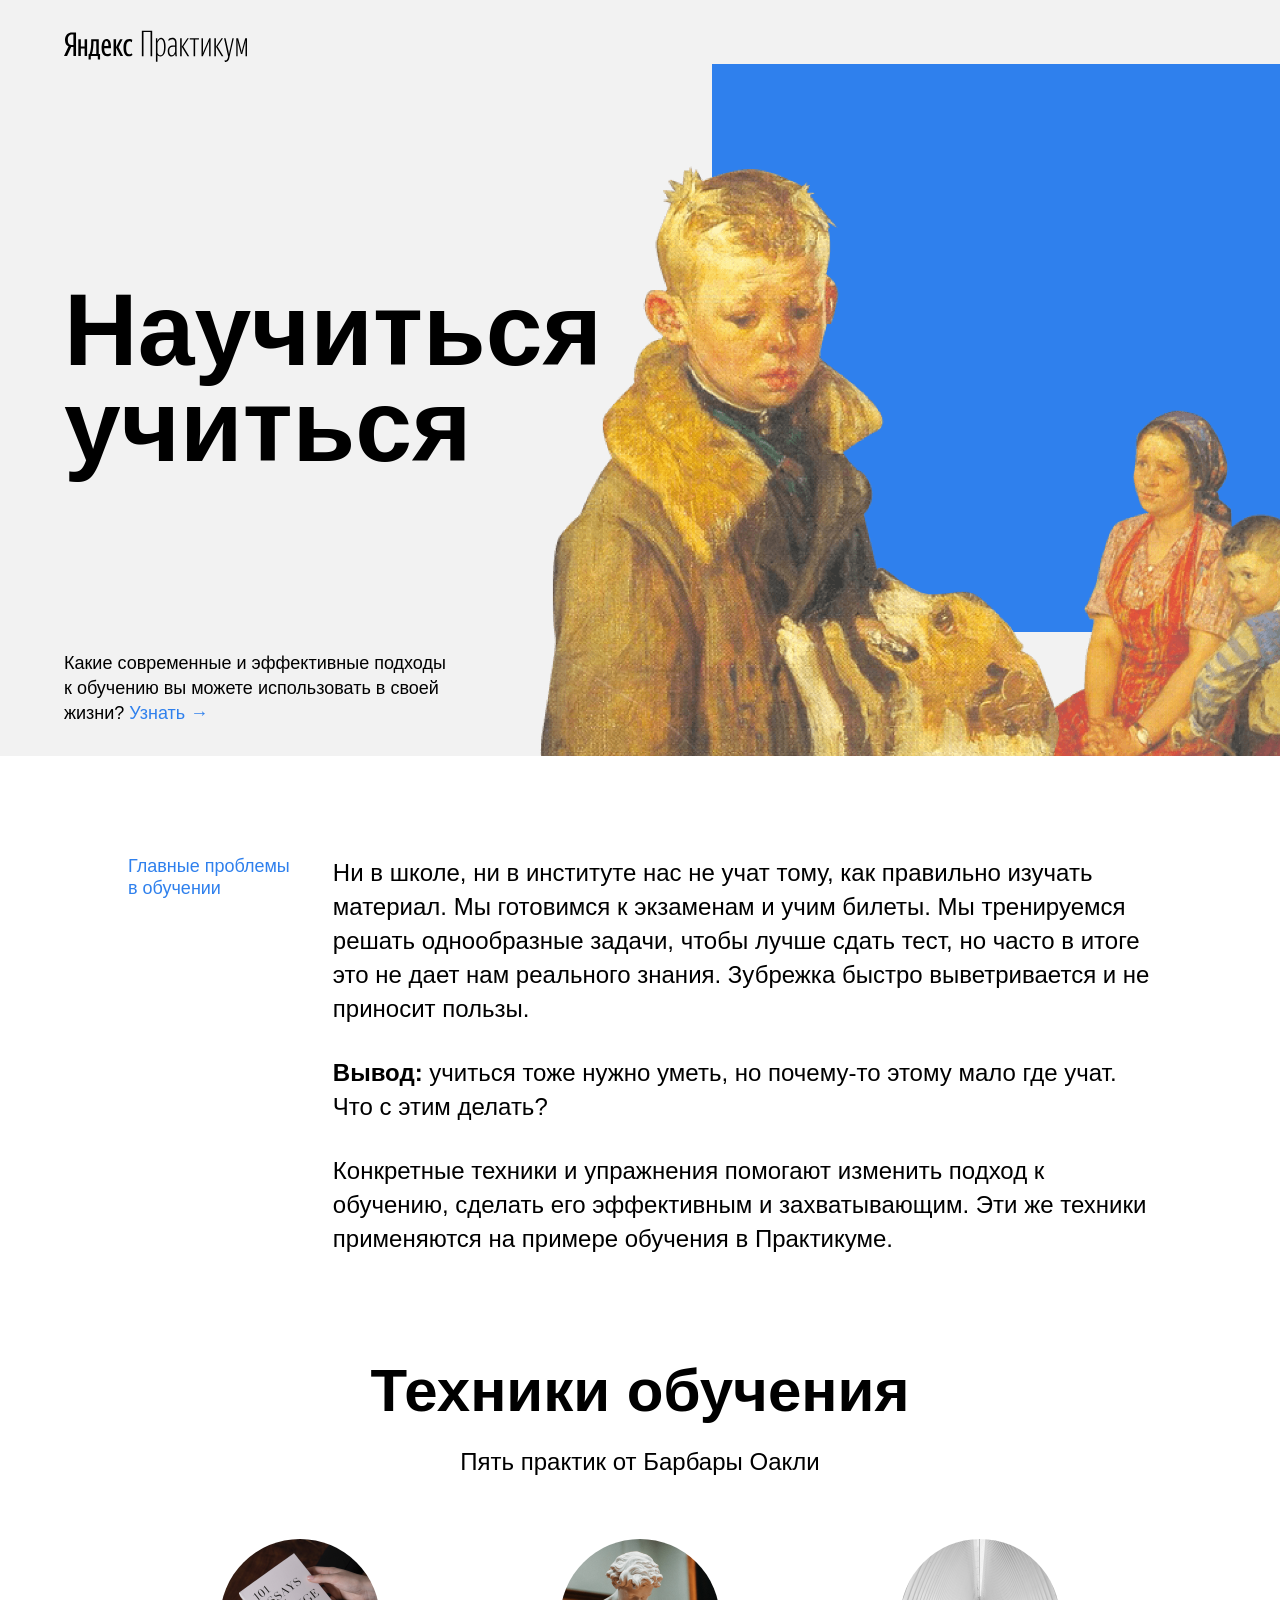
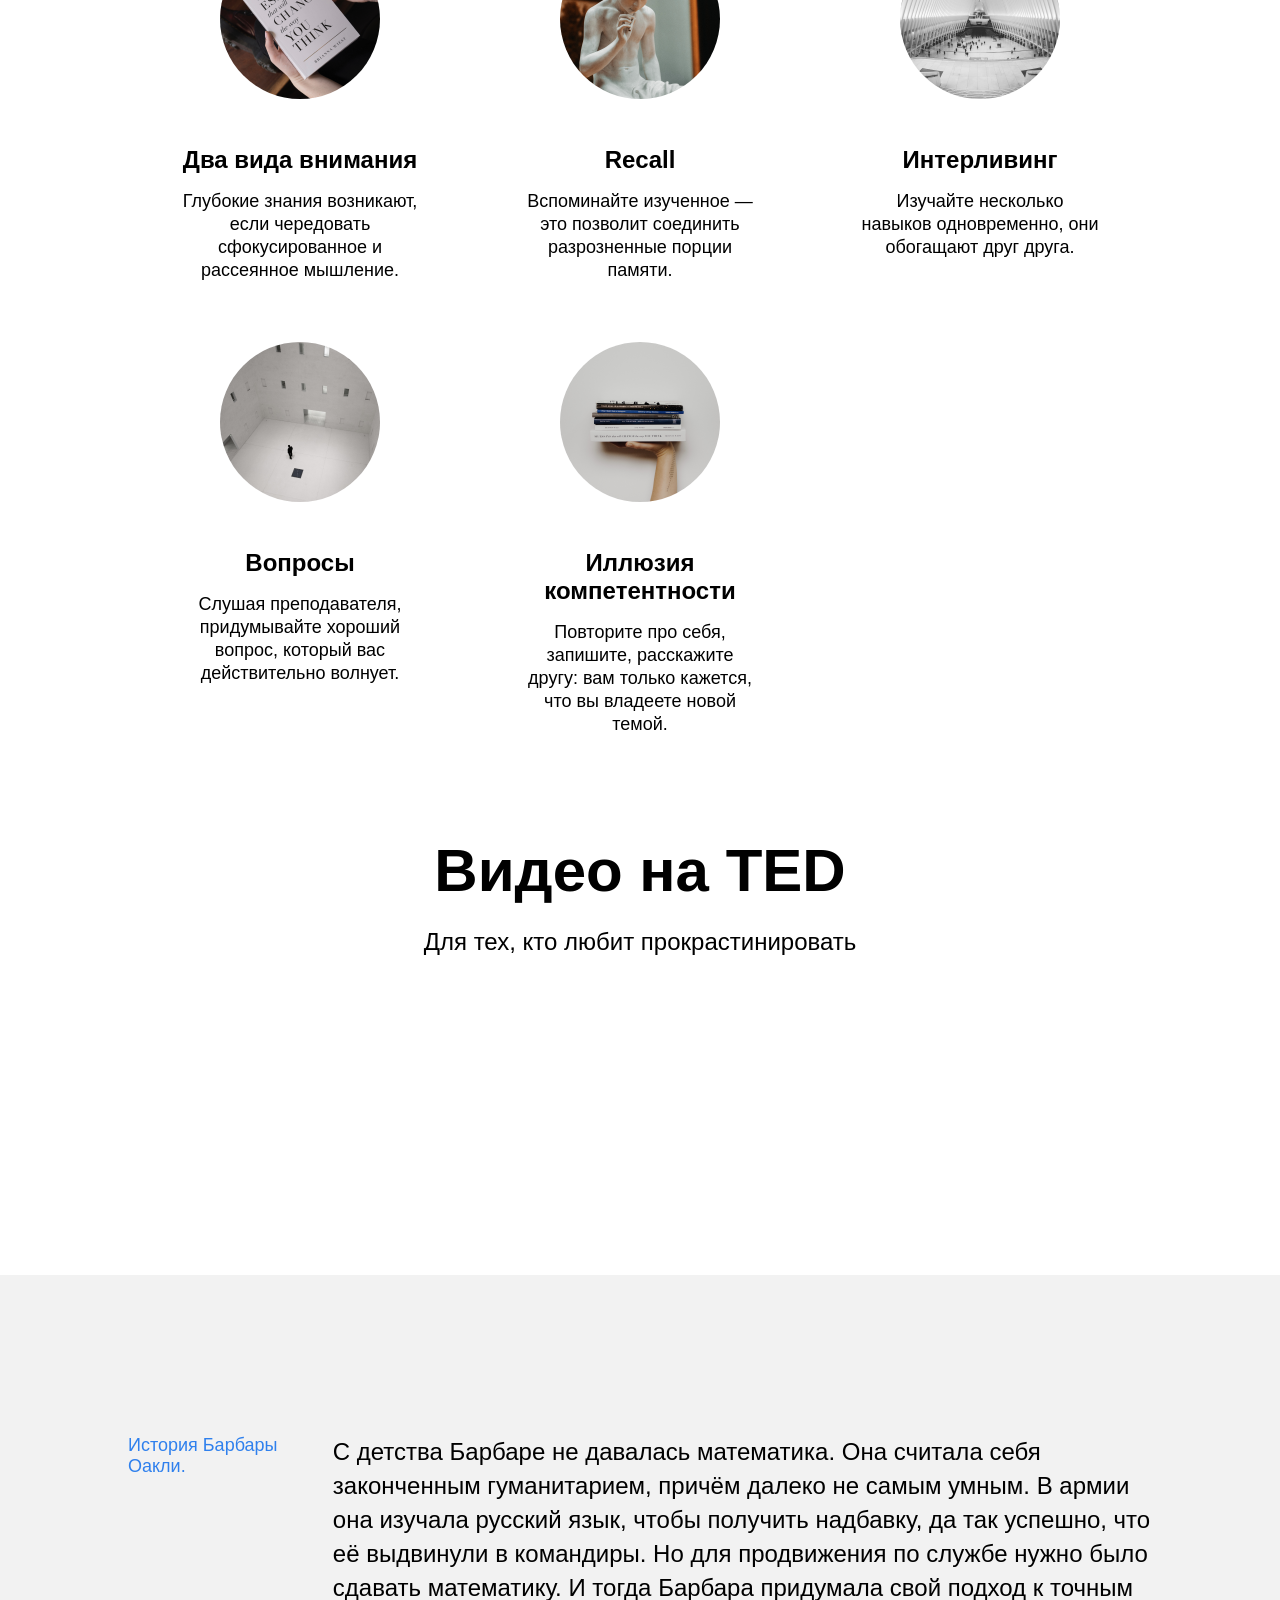
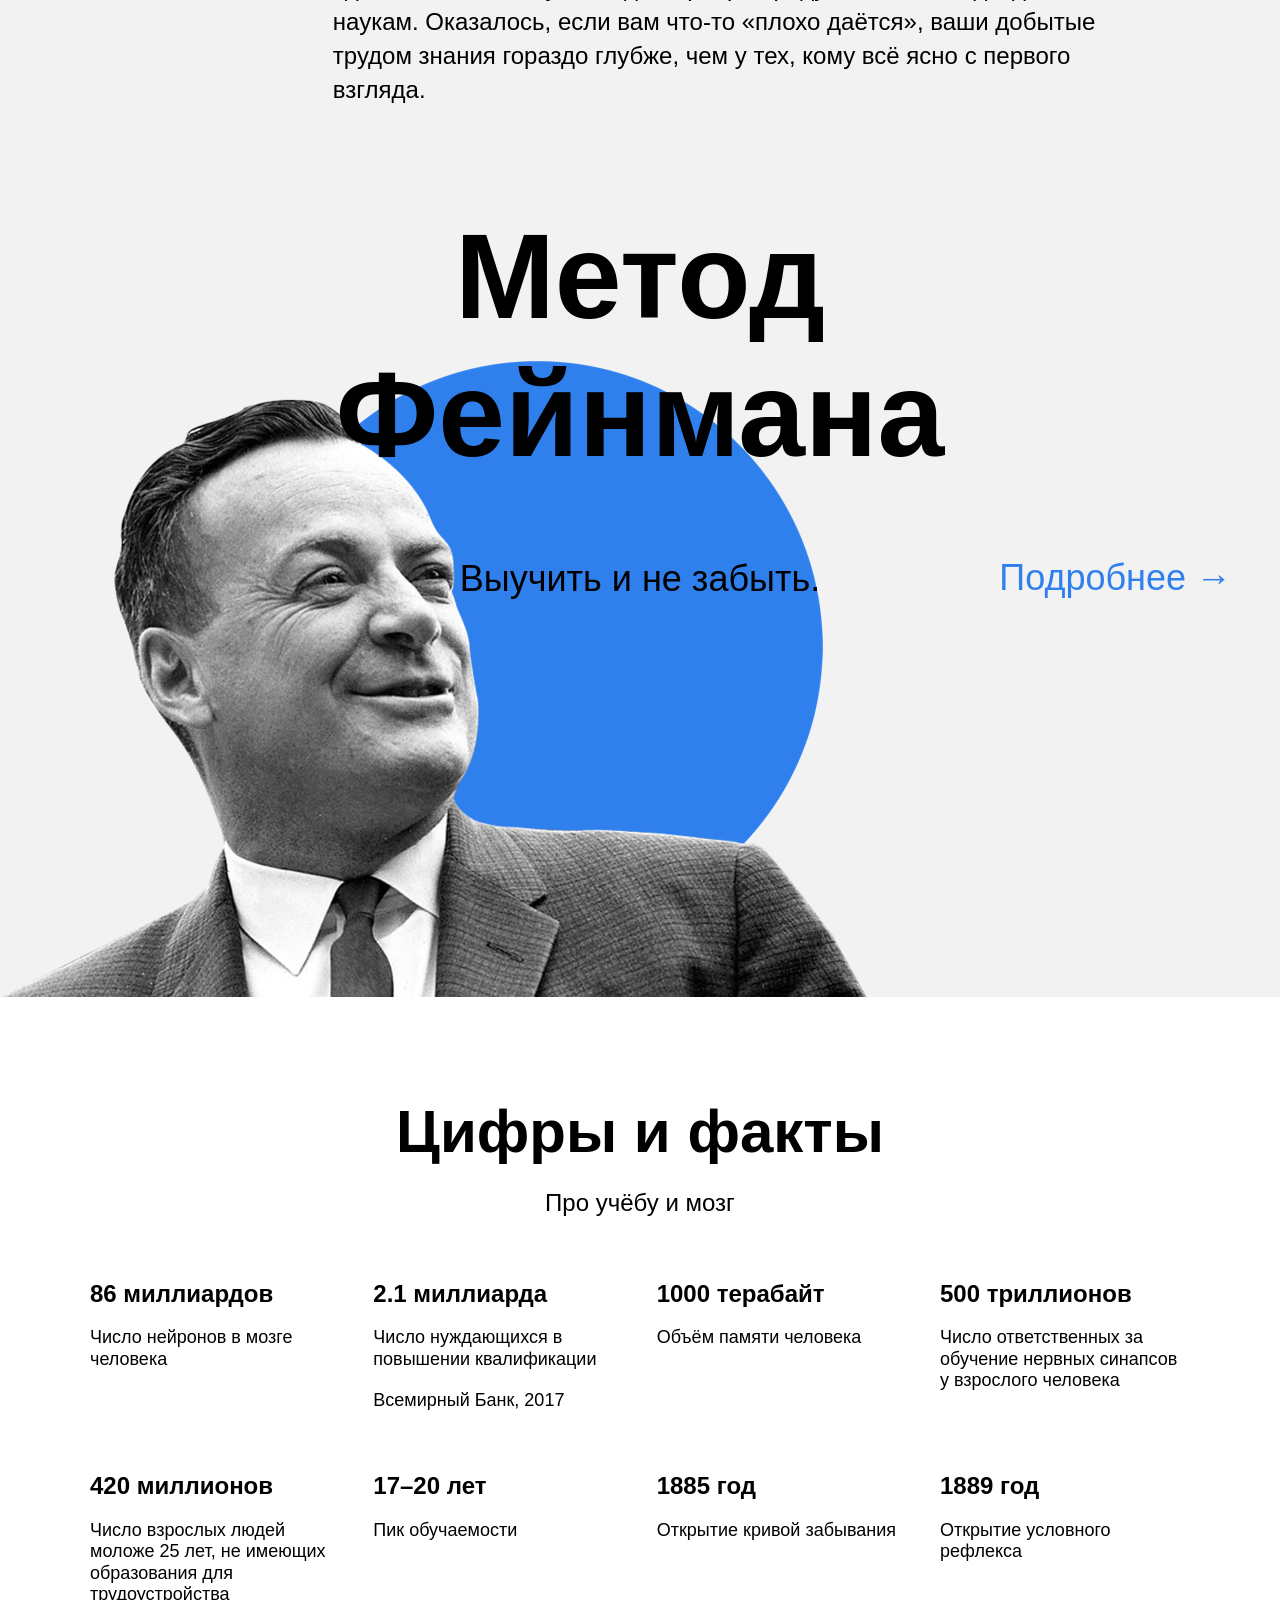
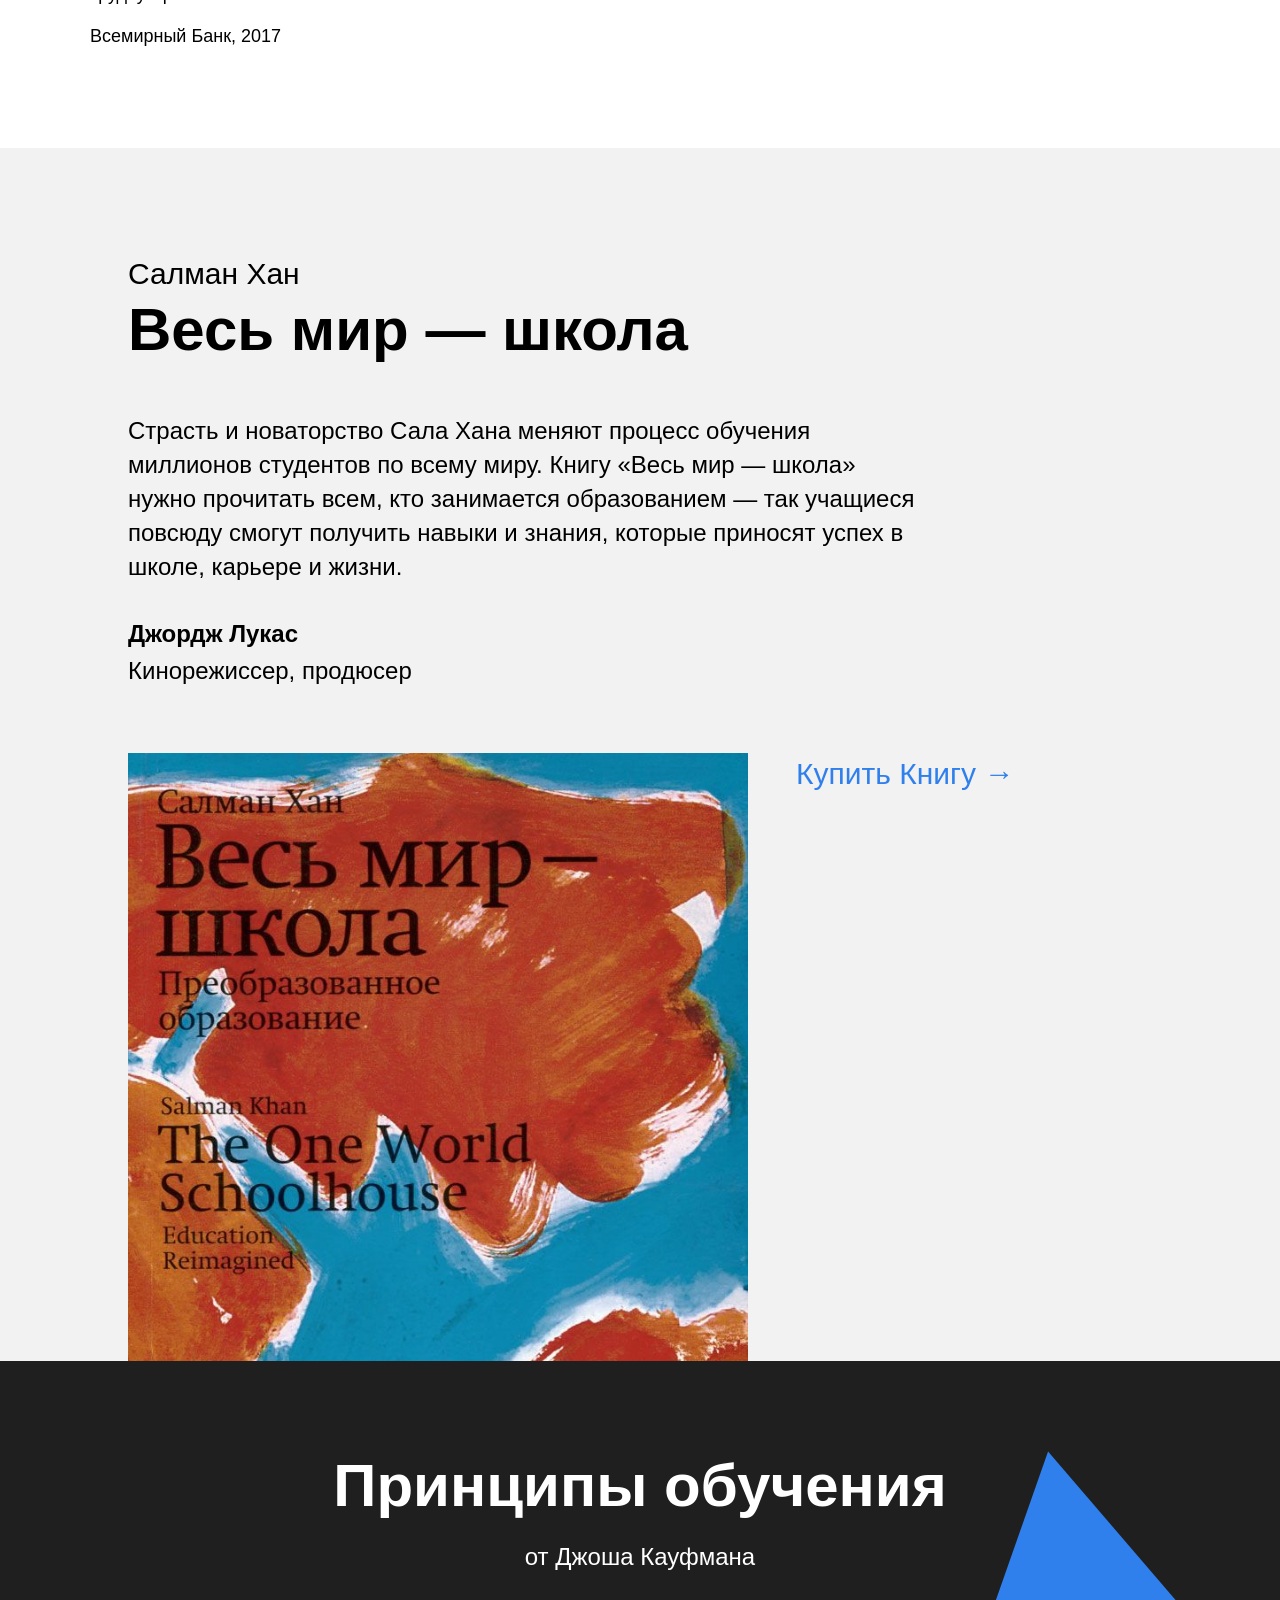
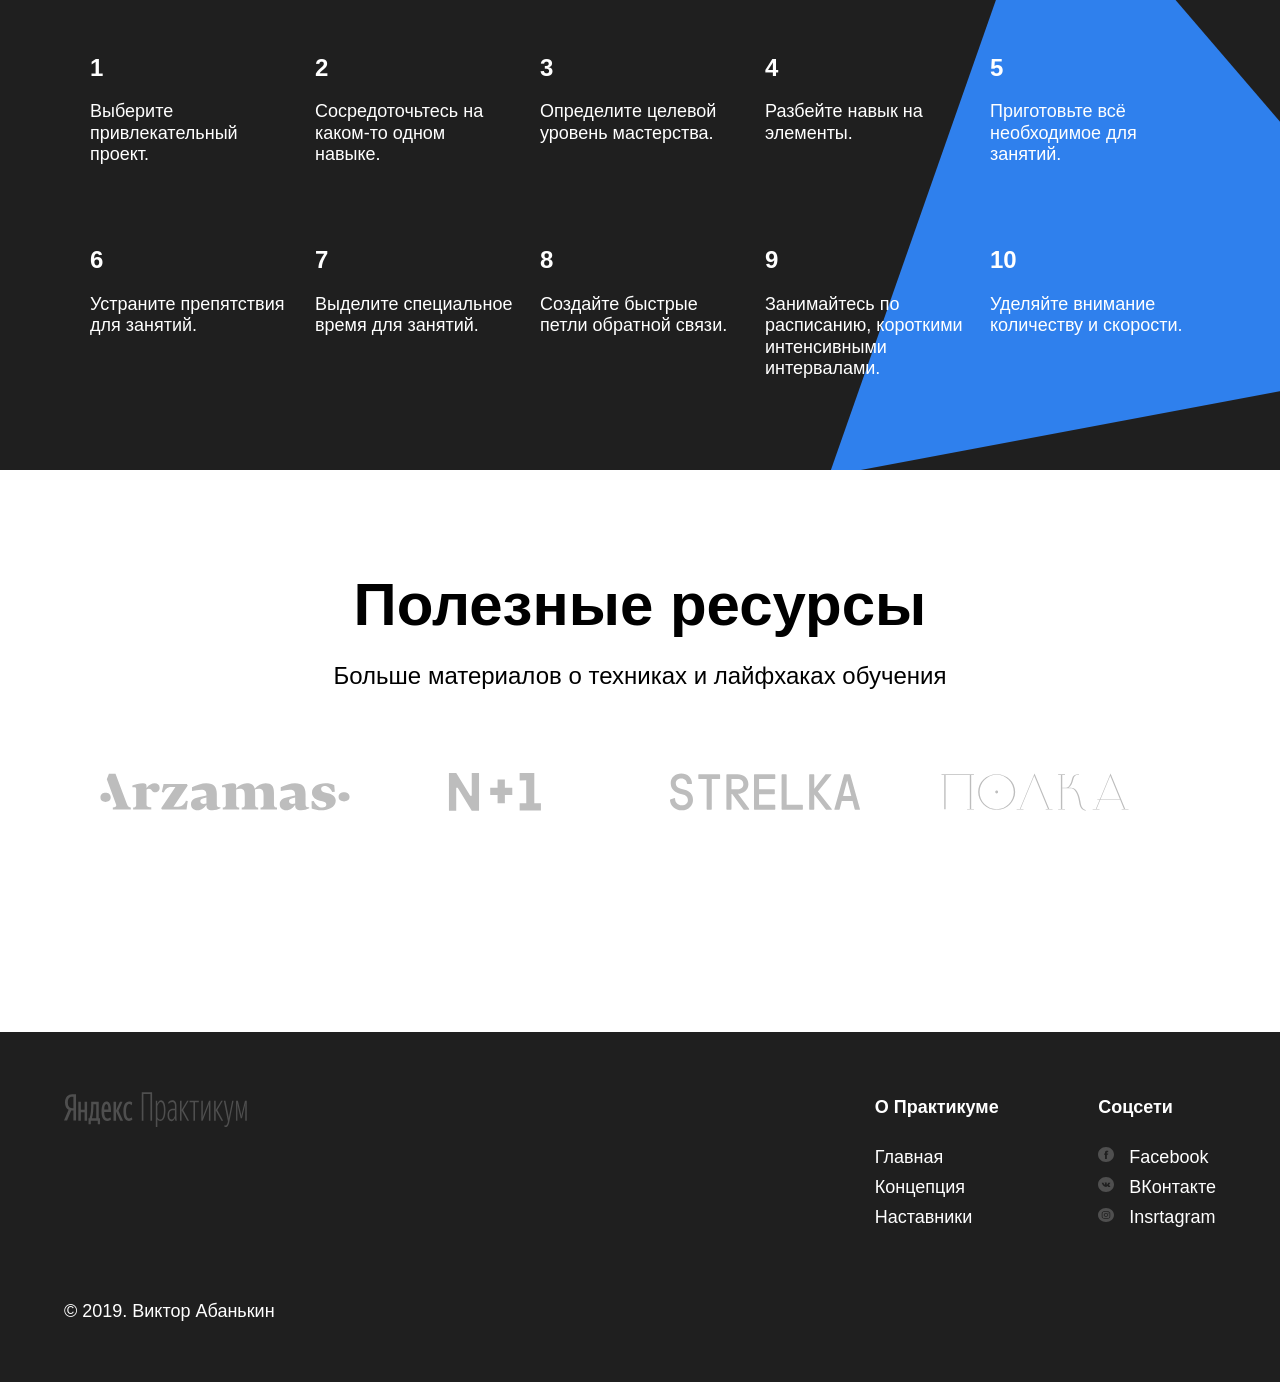
<file: index.html>
<!DOCTYPE html>
<html lang="ru">

<head>
    <meta charset="UTF-8">
    <meta name="viewport" content="width=device-width, initial-scale=1.0">
    <link rel="stylesheet" href="./pages/index.css">
    <title>Научиться учиться</title>
</head>

<body>
    <div class="page">
        <header class="header">
            <div class="logo logo_place_header"></div>
            <h1 class="header__title">Научиться учиться</h1>
            <p class="header__subtitle">Какие современные и эффективные подходы к обучению вы можете использовать в своей жизни? <a href="#" class="header__link">Узнать →</a></p>
            <img src="images/header-image.png" alt="Тут должна быть картинка" class="header__main-illustration">
            <div class="header__square-pic rotation"></div>
        </header>

        <main class="content">
            <section class="description">
                <article class="two-columns">
                    <h2 class="two-columns__brief">Главные проблемы в обучении</h2>
                    <div class="two-columns__main-text">
                        <p class="two-columns__paragraph"> Ни в школе, ни в институте нас не учат тому, как правильно изучать материал. Мы готовимся к экзаменам и учим билеты. Мы тренируемся решать однообразные задачи, чтобы лучше сдать тест, но часто в итоге это не дает нам реального
                            знания. Зубрежка быстро выветривается и не приносит пользы.
                        </p>
                        <p class="two-columns__paragraph"><span class="two-columns__span-accent">Вывод: </span>учиться тоже нужно уметь, но почему-то этому мало где учат. Что с этим делать?</p>
                        <p class="two-columns__paragraph"> Конкретные техники и упражнения помогают изменить подход к обучению, сделать его эффективным и захватывающим. Эти же техники применяются на примере обучения в Практикуме.</p>
                    </div>
                </article>
            </section>

            <section class="techniques">
                <h2 class="section-title">Техники обучения</h2>
                <p class="section-subtitle">Пять практик от Барбары Оакли</p>
                <ul class="cards">
                    <li class="cards__item">
                        <img src="./images/cards-attention.png" alt="Тут должна быть картинка" class="cards__image">
                        <h3 class="cards__title">Два вида внимания</h3>
                        <p class="cards__description">Глубокие знания возникают, если чередовать сфокусированное и рассеянное мышление.
                        </p>
                    </li>
                    <li class="cards__item">
                        <img src="./images/cards-recall.png" alt="Тут должна быть картинка" class="cards__image">
                        <h3 class="cards__title">Recall</h3>
                        <p class="cards__description">Вспоминайте изученное — это позволит соединить разрозненные порции памяти.</p>
                    </li>
                    <li class="cards__item">
                        <img src="./images/cards-interliving.png" alt="Тут должна быть картинка" class="cards__image">
                        <h3 class="cards__title">Интерливинг</h3>
                        <p class="cards__description">Изучайте несколько навыков одновременно, они обогащают друг друга.</p>
                    </li>
                    <li class="cards__item">
                        <img src="./images/cards-question.png" alt="Тут должна быть картинка" class="cards__image">
                        <h3 class="cards__title">Вопросы</h3>
                        <p class="cards__description">Слушая преподавателя, придумывайте хороший вопрос, который вас действительно волнует.
                        </p>
                    </li>
                    <li class="cards__item">
                        <img src="./images/cards-competence.png" alt="Тут должна быть картинка" class="cards__image">
                        <h3 class="cards__title">Иллюзия компетентности</h3>
                        <p class="cards__description">Повторите про себя, запишите, расскажите другу: вам только кажется, что вы владеете новой темой.</p>
                    </li>
                </ul>
            </section>

            <section class="video">
                <h2 class="section-title">Видео на TED</h2>
                <p class="section-subtitle">Для тех, кто любит прокрастинировать</p>
                <div class="video__iframes">
                    <iframe id="ytplayer" src="https://www.youtube.com/embed/5MgBikgcWnY" allowfullscreen class="video__iframe"></iframe>
                    <iframe id="ytplayer2" src="https://www.youtube.com/embed/arj7oStGLkU" allowfullscreen class="video__iframe"></iframe>
                </div>
            </section>

            <section class="oakley">
                <article class="two-columns">
                    <h2 class="two-columns__brief">История Барбары Оакли.</h2>
                    <div class="two-columns__main-text">
                        <p class="two-columns__paragraph">С детства Барбаре не давалась математика. Она считала себя законченным гуманитарием, причём далеко не самым умным. В армии она изучала русский язык, чтобы получить надбавку, да так успешно, что её выдвинули в командиры. Но для
                            продвижения по службе нужно было сдавать математику. И тогда Барбара придумала свой подход к точным наукам. Оказалось, если вам что-то «плохо даётся», ваши добытые трудом знания гораздо глубже, чем у тех, кому всё ясно с первого
                            взгляда.
                        </p>
                    </div>
                </article>
            </section>

            <section class="feynman">
                <h2 class="feynman__title">Метод Фейнмана</h2>
                <p class="feynman__subtitle">Выучить и не забыть.</p>
                <a href="#" class="feynman__link">Подробнее →</a>
                <img class="feynman__img" src="./images/feynman.png" alt="Тут должна быть картинка">
            </section>

            <section class="digits">
                <h2 class="section-title">Цифры и факты</h2>
                <p class="section-subtitle">Про учёбу и мозг</p>
                <ul class="table">
                    <li class="table__cell">
                        <h3 class="table__heading">86 миллиардов</h3>
                        <p class="table__text">Число нейронов в мозге человека</p>
                    </li>
                    <li class="table__cell">
                        <h3 class="table__heading">2.1 миллиарда</h3>
                        <p class="table__text">Число нуждающихся в повышении квалификации</p>
                        <p class="table__text">Всемирный Банк, 2017</p>
                    </li>
                    <li class="table__cell">
                        <h3 class="table__heading">1000 терабайт</h3>
                        <p class="table__text">Объём памяти человека</p>
                    </li>
                    <li class="table__cell">
                        <h3 class="table__heading">500 триллионов</h3>
                        <p class="table__text">Число ответственных за обучение нервных синапсов у взрослого человека</p>
                    </li>
                    <li class="table__cell">
                        <h3 class="table__heading">420 миллионов</h3>
                        <p class="table__text">Число взрослых людей моложе 25 лет, не имеющих образования для трудоустройства</p>
                        <p class="table__text">Всемирный Банк, 2017</p>
                    </li>
                    <li class="table__cell">
                        <h3 class="table__heading">17–20 лет</h3>
                        <p class="table__text">Пик обучаемости</p>
                    </li>
                    <li class="table__cell">
                        <h3 class="table__heading">1885 год</h3>
                        <p class="table__text">Открытие кривой забывания</p>
                    </li>
                    <li class="table__cell">
                        <h3 class="table__heading">1889 год</h3>
                        <p class="table__text">Открытие условного рефлекса</p>
                    </li>
                </ul>
            </section>

            <section class="khan">
                <div class="khan__container">
                    <p class="khan__author">Салман Хан</p>
                    <h2 class="khan__title">Весь мир — школа</h2>
                    <blockquote class="khan__quote">Страсть и новаторство Сала Хана меняют процесс обучения миллионов студентов по всему миру. Книгу «Весь мир — школа» нужно прочитать всем, кто занимается образованием — так учащиеся повсюду смогут получить навыки и знания, которые приносят
                        успех в школе, карьере и жизни.</blockquote>
                    <p class="khan__quote-author">Джордж Лукас</p>
                    <p class="khan__quote-author-subline">Кинорежиссер, продюсер</p>
                    <div class="khan__book-container">
                        <img class="khan__book-pic" src="./images/khan-book.jpg" alt="Тут должна быть кратинка">
                        <a class="khan__buy-link" href="#">Купить Книгу →</a>
                    </div>
                </div>
            </section>

            <section class="kaufman">
                <h2 class="section-title section-title_theme_dark ">Принципы обучения</h2>
                <p class="section-subtitle section-subtitle_theme_dark">от Джоша Кауфмана</p>
                <ul class="table table_theme_dark">
                    <li class="table__cell table__cell_theme_dark ">
                        <h3 class="table__heading">1</h3>
                        <p class="table__text">Выберите привлекательный проект.</p>
                    </li>
                    <li class="table__cell table__cell_theme_dark">
                        <h3 class="table__heading">2</h3>
                        <p class="table__text">Сосредоточьтесь на каком-то одном навыке.</p>
                    </li>
                    <li class="table__cell table__cell_theme_dark">
                        <h3 class="table__heading">3</h3>
                        <p class="table__text">Определите целевой уровень мастерства.</p>
                    </li>
                    <li class="table__cell table__cell_theme_dark">
                        <h3 class="table__heading">4</h3>
                        <p class="table__text">Разбейте навык на элементы.</p>
                    </li>
                    <li class="table__cell table__cell_theme_dark">
                        <h3 class="table__heading">5</h3>
                        <p class="table__text">Приготовьте всё необходимое для занятий.</p>
                    </li>
                    <li class="table__cell table__cell_theme_dark">
                        <h3 class="table__heading">6</h3>
                        <p class="table__text">Устраните препятствия для занятий.</p>
                    </li>
                    <li class="table__cell table__cell_theme_dark">
                        <h3 class="table__heading">7</h3>
                        <p class="table__text">Выделите специальное время для занятий.</p>
                    </li>
                    <li class="table__cell  table__cell_theme_dark">
                        <h3 class="table__heading">8</h3>
                        <p class="table__text">Создайте быстрые петли обратной связи.</p>
                    </li>
                    <li class="table__cell  table__cell_theme_dark">
                        <h3 class="table__heading">9</h3>
                        <p class="table__text">Занимайтесь по расписанию, короткими интенсивными интервалами.</p>
                    </li>
                    <li class="table__cell  table__cell_theme_dark">
                        <h3 class="table__heading">10</h3>
                        <p class="table__text">Уделяйте внимание количеству и скорости.</p>
                    </li>
                </ul>
                <div class="kaufman__triangle rotation"></div>
            </section>

            <section class="resources">
                <h2 class="section-title">Полезные ресурсы</h2>
                <p class="section-subtitle">Больше материалов о техниках и лайфхаках обучения</p>
                <div class="resources__logo-zone">
                    <a href="#" class="resources__logo-link"> <img class="resources__logo" src="./images/logo/resources-arzamas.svg" alt="Тут должна быть картинка"> </a>
                    <a href="#" class="resources__logo-link"> <img class="resources__logo" src="./images/logo/resources-n1.svg" alt="Тут должна быть картинка"> </a>
                    <a href="#" class="resources__logo-link"> <img class="resources__logo" src="./images/logo/resources-strelka.svg" alt="Тут должна быть картинка"> </a>
                    <a href="#" class="resources__logo-link"> <img class="resources__logo" src="./images/logo/resources-polka.svg" alt="Тут должна быть картинка"> </a>
                </div>

            </section>

        </main>
        <footer class="footer">
            <div class="footer__columns">
                <div class="footer__column footer__column_content_copyright">
                    <div class="logo logo_place_footer"></div>
                    <p class="footer__author">&copy; 2019. Виктор Абанькин</p>
                </div>
                <div class="footer__column footer__column_content_info">
                    <h3 class="footer__column-heading">О Практикуме</h3>
                    <nav class="footer__column-links">
                        <a href="#" class="footer__column-link">Главная</a>
                        <a href="#" class="footer__column-link">Концепция</a>
                        <a href="#" class="footer__column-link">Наставники</a>
                    </nav>
                </div>
                <div class="footer__column footer__column_content_social">
                    <h3 class="footer__column-heading">Соцсети</h3>
                    <nav class="footer__column-links">
                        <a href="#" class="footer__column-link"> <img src="./images/facebook_color_white.svg" alt="Тут должна быть картинка" class="footer__social-icon"> Facebook</a>
                        <a href="#" class="footer__column-link"> <img src="./images/vk_color_white.svg" alt="Тут должна быть картинка" class="footer__social-icon"> ВКонтакте</a>
                        <a href="#" class="footer__column-link"> <img src="./images/instagram_color_white.svg" alt="Тут должна быть картинка" class="footer__social-icon"> Insrtagram</a>
                    </nav>
                </div>
            </div>
        </footer>
    </div>
</body>

</html>
</file>
<file: pages/index.css>
@import url(../vender/normalize.css);
@import url(../blocks/page/page.css);
@import url(../blocks/header/header.css);
@import url(../blocks/logo/logo.css);
@import url(../blocks/logo/_place/logo_place_header.css);
@import url(../blocks/header/__title/header__title.css);
@import url(../blocks/header/__subtitle/header__subtitle.css);
@import url(../blocks/header/__link/header__link.css);
@import url(../blocks/header/__main-illustration/header__main-illustration.css);
@import url(../blocks/header/__square-pic/header__square-pic.css);
@import url(../blocks/rotation/rotation.css);
@import url(../blocks/description/description.css);
@import url(../blocks/two-columns/two-columns.css);
@import url(../blocks/two-columns/__brief/two-columns__brief.css);
@import url(../blocks/two-columns/__main-text/two-columns__main-text.css);
@import url(../blocks/two-columns/__paragraph/two-columns__paragraph.css);
@import url(../blocks/two-columns/__span-accent/two-columns__span-accent.css);
@import url(../blocks/techniques/techniques.css);
@import url(../blocks/cards/cards.css);
@import url(../blocks/cards/__item/cars__item.css);
@import url(../blocks/cards/__image/cards__image.css);
@import url(../blocks/cards/__title/cards__title.css);
@import url(../blocks/cards/__description/cards__description.css);
@import url(../blocks/video/video.css);
@import url(../blocks/video/__iframes/video__iframes.css);
@import url(../blocks/video/__iframe/video__iframe.css);
@import url(../blocks/oakley/oakley.css);
@import url(../blocks/feynman/feynman.css);
@import url(../blocks/feynman/__title/feynman__title.css);
@import url(../blocks/feynman/__subtitle/feynman__subtitle.css);
@import url(../blocks/feynman/__link/feynman__link.css);
@import url(../blocks/feynman/__img/feynman__img.css);
@import url(../blocks/digits/digits.css);
@import url(../blocks/section-title/section-title.css);
@import url(../blocks/section-subtitle/section-subtitle.css);
@import url(../blocks/table/table.css);
@import url(../blocks/table/__cell/table__cell.css);
@import url(../blocks/table/__heading/table__heading.css);
@import url(../blocks/table/__text/table__text.css);
@import url(../blocks/khan/khan.css);
@import url(../blocks/khan/__container/khan__container.css);
@import url(../blocks/khan/__author/khan__author.css);
@import url(../blocks/khan/__title/khan__title.css);
@import url(../blocks/khan/__quote/khan__quote.css);
@import url(../blocks/khan/__quote-author/khan__quote-author.css);
@import url(../blocks/khan/__quote-author-subline/khan__quote-author-subline.css);
@import url(../blocks/khan/__book-container/khan__book-container.css);
@import url(../blocks/khan/__book-pic/khan__book-pic.css);
@import url(../blocks/khan/__buy-link/khan__buy-link.css);
@import url(../blocks/kaufman/kaufman.css);
@import url(../blocks/section-title/_theme/section-tetle_theme_dark.css);
@import url(../blocks/section-subtitle/_theme/section-subtitle_theme_dark.css);
@import url(../blocks/table/_theme/table_theme_dark.css);
@import url(../blocks/table/__cell/_theme/table__cell_theme_dark.css);
@import url(../blocks/kaufman/__triangle/kaufman__triangle.css);
@import url(../blocks/resources/resources.css);
@import url(../blocks/resources/__logo-zone/resources__logo-zone.css);
@import url(../blocks/resources/__logo/resources__logo.css);
@import url(../blocks/resources/__logo-link/resources__logo-link.css);
@import url(../blocks/footer/footer.css);
@import url(../blocks/footer/__columns/footer__columns.css);
@import url(../blocks/footer/__column/footer__column.css);
@import url(../blocks/footer/__column/_content/footer__column_content_copyright.css);
@import url(../blocks/logo/_place/logo_place_footer.css);
@import url(../blocks/footer/__author/footer__author.css);
@import url(../blocks/footer/__column-heading/footer__column-heading.css);
@import url(../blocks/footer/__column-links/footer__columns-links.css);
@import url(../blocks/footer/__social-icon/footer__social-icon.css);
@import url(../blocks/footer/__column-link/footer__column-link.css);
</file>
